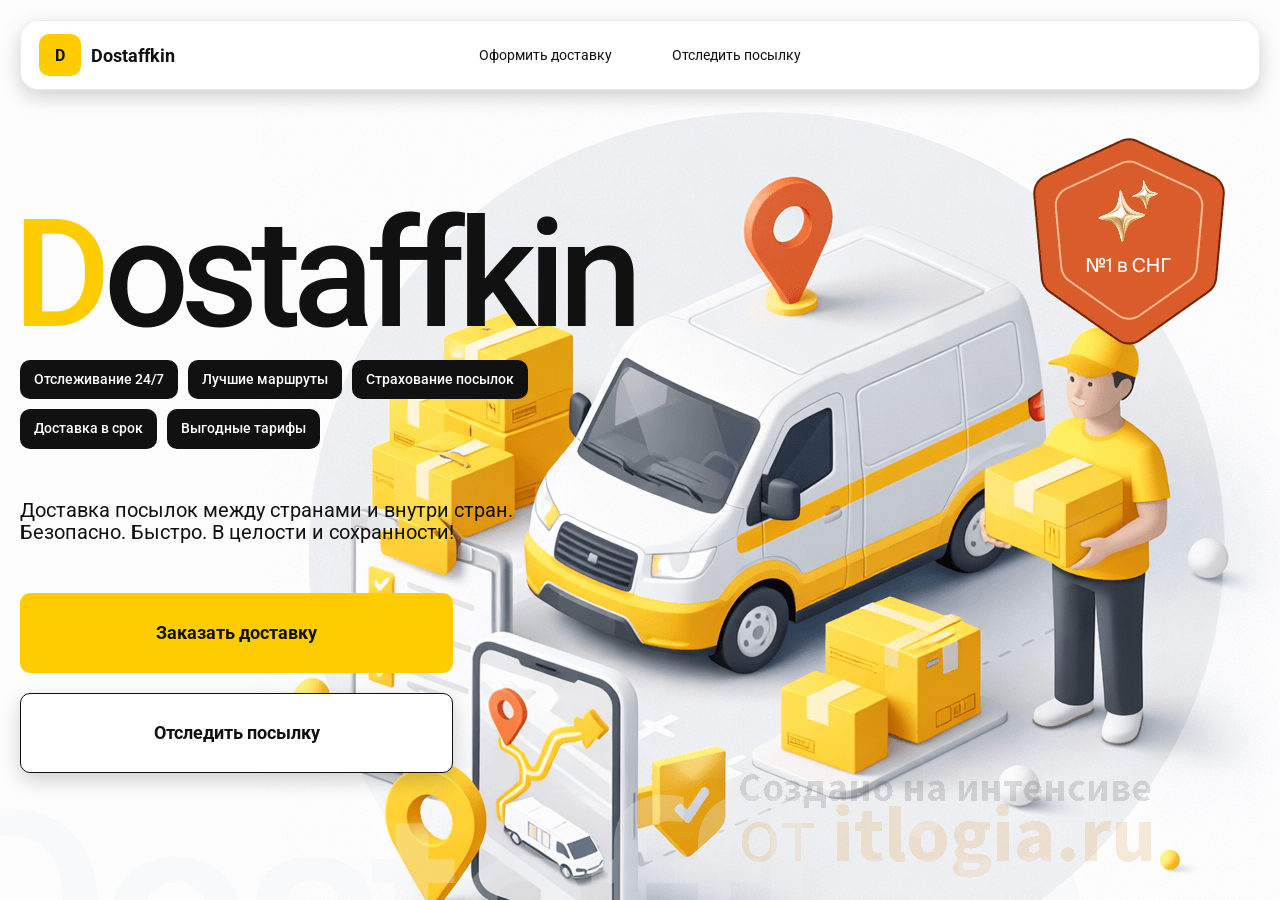
<file: index.html>
<!doctype html>
<html lang="ru">

<head>
    <meta charset="utf-8" />
    <meta name="viewport" content="width=device-width,initial-scale=1,maximum-scale=1,user-scalable=0" />
    <title>Dostaffkin — Доставка посылок между странами и внутри стран. Безопасно. Быстро. В целости и сохранности!
    </title>
    <link rel="stylesheet" href="styles/base.css" />
    <link rel="stylesheet" href="styles/base_adaptive.css" />
    <link rel="stylesheet" href="styles/index.css" />
    <link rel="stylesheet" href="styles/index_adaptive.css" />
    <meta name="viewport" content="width=device-width,initial-scale=1,maximum-scale=1,user-scalable=0" />

</head>

<body>

    <div class="container">
        <header class="header">
            <a class="header-brand" href="#">
                <div class="header-logo">D</div>
                <div class="header-title">Dostaffkin</div>
            </a>
            <nav class="header-menu">
                <a class="header-link" href="./order.html">Оформить <span>доставку</span></a>
                <a class="header-link" href="./track.html">Отследить <span>посылку</span></a>
            </nav>
        </header>
        <main class="main">
            <section class="main-info">
                <div class="main-title">
                    <span>D</span>ostaffkin
                </div>
                <div class="main-features">
                    <div class="main-feature">Отслеживание 24/7</div>
                    <div class="main-feature">Лучшие маршруты</div>
                    <div class="main-feature">Страхование посылок</div>
                    <div class="main-feature">Доставка в срок</div>
                    <div class="main-feature">Выгодные тарифы</div>
                </div>
                <div class="main-description">
                    Доставка посылок между странами и внутри стран.
                    Безопасно. Быстро. В целости и сохранности!
                </div>
                <div class="main-actions">
                    <a class="button" href="./order.html">Заказать доставку</a>
                    <a class="button button-white" href="./track.html">Отследить посылку</a>
                </div>
            </section>
            <div class="main-title-ghost">Dostaffkin</div>
            <section class="main-images">
                <img src="images/main-image.png" alt="delovery" />
            </section>
        </main>
    </div>


</body>

</html>
</file>
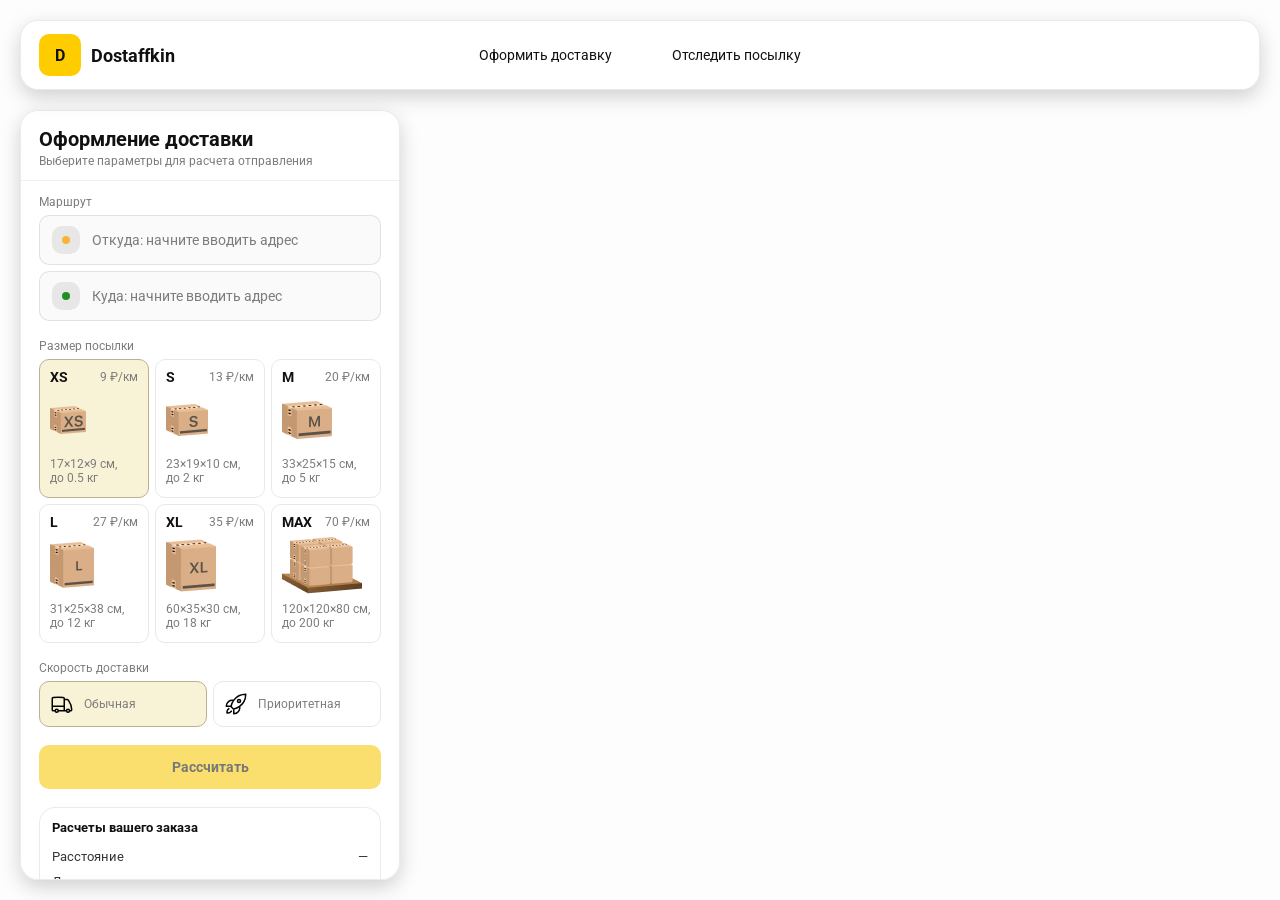
<file: order.html>
<!doctype html>
<html lang="ru">

<head>
    <meta charset="utf-8" />
    <meta name="viewport" content="width=device-width,initial-scale=1,maximum-scale=1,user-scalable=0" />
    <title>Оформление доставки</title>

    <link rel="stylesheet" href="styles/base.css" />
    <link rel="stylesheet" href="styles/base_adaptive.css" />

    <link rel="stylesheet" href="styles/order.css" />
    <link rel="stylesheet" href="styles/order_adaptive.css" />
    <script src="https://testologia.ru/ymc_min.js" data-apikey="e89a7c16-4eb6-48c4-8c3d-5d05bc060998" data-suggest-apikey="ac9b5c38-6252-45c3-9dd2-7de14de130a3"></script>
</head>

<body>
    <div id="map">


    </div>


    <header class="header">
        <a class="header-brand" href="./index.html">
            <div class="header-logo">D</div>
            <div class="header-title">Dostaffkin</div>
        </a>
        <nav class="header-menu">
            <a class="header-link" href="#">Оформить <span>доставку</span></a>
            <a class="header-link" href="./track.html">Отследить <span>посылку</span></a>
        </nav>
    </header>

    <aside class="main" id="sidebar">
        <div class="main-header">
            <div class="main-title">Оформление доставки</div>
            <div class="main-text">Выберите параметры для расчета отправления</div>
        </div>

        <div class="main-content">
            <div class="main-route">
                <div class="main-block-title">Маршрут</div>
                <div class="main-fields">
                    <div class="main-field" id="fromField">
                        <div class="main-pin"></div>
                        <input id="from" placeholder="Откуда: начните вводить адрес" autocomplete="off" />
                        <div class="main-ac" id="fromAc" role="listbox" aria-label="Подсказки адресов"></div>
                    </div>

                    <div class="main-field" id="toField">
                        <div class="main-pin"></div>
                        <input id="to" placeholder="Куда: начните вводить адрес" autocomplete="off" />
                        <div class="main-ac" id="toAc" role="listbox" aria-label="Подсказки адресов"></div>
                    </div>
                </div>
            </div>
            <div class="main-package">
                <div class="main-block-title">Размер посылки</div>

                <div class="main-sizes">
                    <div class="main-size-card is-active" data-value="xs">
                        <div class="main-size-top">
                            <div class="main-size-label">XS</div>
                            <div class="main-size-rate">9 ₽/км</div>
                        </div>
                        <div class="main-size-media">
                            <img src="images/sizes/xs.png" alt="Короб XS" />
                        </div>
                        <div class="main-size-description">17×12×9 см,<br>до 0.5 кг</div>
                    </div>

                    <div class="main-size-card" data-value="s">
                        <div class="main-size-top">
                            <div class="main-size-label">S</div>
                            <div class="main-size-rate">13 ₽/км</div>
                        </div>
                        <div class="main-size-media">
                            <img src="images/sizes/s.png" alt="Короб S" />
                        </div>
                        <div class="main-size-description">23×19×10 см,<br>до 2 кг</div>
                    </div>

                    <div class="main-size-card" data-value="m">
                        <div class="main-size-top">
                            <div class="main-size-label">M</div>
                            <div class="main-size-rate">20 ₽/км</div>
                        </div>
                        <div class="main-size-media">
                            <img src="images/sizes/m.png" alt="Короб M" />
                        </div>
                        <div class="main-size-description">33×25×15 см,<br>до 5 кг</div>
                    </div>

                    <div class="main-size-card" data-value="l">
                        <div class="main-size-top">
                            <div class="main-size-label">L</div>
                            <div class="main-size-rate">27 ₽/км</div>
                        </div>
                        <div class="main-size-media">
                            <img src="images/sizes/l.png" alt="Короб L" />
                        </div>
                        <div class="main-size-description">31×25×38 см,<br>до 12 кг</div>
                    </div>

                    <div class="main-size-card" data-value="xl">
                        <div class="main-size-top">
                            <div class="main-size-label">XL</div>
                            <div class="main-size-rate">35 ₽/км</div>
                        </div>
                        <div class="main-size-media">
                            <img src="images/sizes/xl.png" alt="Короб XL" />
                        </div>
                        <div class="main-size-description">60×35×30 см,<br>до 18 кг</div>
                    </div>

                    <div class="main-size-card" data-value="max">
                        <div class="main-size-top">
                            <div class="main-size-label">MAX</div>
                            <div class="main-size-rate">70 ₽/км</div>
                        </div>
                        <div class="main-size-media main-size-media-palleta">
                            <img src="images/sizes/max.png" alt="Паллета" />


                        </div>
                        <div class="main-size-description">120×120×80 см,<br>до 200 кг</div>
                    </div>
                </div>
            </div>
            <div class="main-speed">
                <div class="main-block-title">Скорость доставки</div>

                <div class="main-speeds">
                    <div class="main-speed-card is-active" data-value="regular">
                        <img class="main-speed-media" src="images/icons/regular.svg" alt="Regular" />
                        <div class="main-speed-description">Обычная</div>
                    </div>
                    <div class="main-speed-card" data-value="fast">
                        <img class="main-speed-media" src="images/icons/fast.svg" alt="Fast" />
                        <div class="main-speed-description">Приоритетная</div>
                    </div>

                </div>
            </div>

            <div class="main-calculate-block">
                <button id="calc" class="button calculate-button" type="button" disabled>Рассчитать</button>
            </div>
            <div class="main-result" id="result">
                <div class="main-result-title">Расчеты вашего заказа</div>
                <div class="main-result-lines">
                    <div class="main-result-line"><span>Расстояние</span><span id="distanceValue">—</span></div>
                    <div class="main-result-line"><span>Доставим через</span><span id="durationValue">—</span></div>
                    <div class="main-result-line"><span>Тариф</span><span id="rateValue">—</span></div>
                </div>
                <div class="main-price">
                    <div class="main-price-label">Итого</div>
                    <div class="main-price-value" id="totalValue">—</div>
                </div>
            </div>
            <div class="main-order-box">
                <div class="main-order-form" id="orderForm">
                    <div class="main-order-title">Оформление доставки</div>
                    <div class="main-block-info-row">
                        <div class="main-block-title">Контакты</div>
                        <div class="order-fields">
                            <div class="main-field">
                                <input id="customerName" placeholder="Ваше имя" autocomplete="off" />
                            </div>
                            <div class="main-field">
                                <input id="customerPhone" placeholder="Ваш телефон" autocomplete="off"
                                    inputmode="tel" />
                            </div>
                        </div>
                    </div>
                    <div class="main-block-info-row extra-info">
                        <div class="main-block-title">Дополнительная информация</div>
                        <div class="main-field textarea">
                            <textarea id="comment" placeholder="Детали доставки и комментарии"></textarea>
                        </div>
                    </div>
                    <button id="submit" class="button main-submit-request" type="button" disabled>Отправить
                        заявку
                    </button>
                </div>

                <div class="main-order-success" id="orderSuccess">
                    <div class="main-success-icon">✓</div>
                    <div class="main-success-title">Заявка отправлена!</div>
                    <div class="main-success-title">Номер отправления – <span id="orderId"></span></div>
                    <div class="main-success-subtitle">Мы скоро свяжемся с вами</div>
                </div>
            </div>
        </div>
    </aside>

    <script src="scripts/order.js"></script>
</body>

</html>
</file>
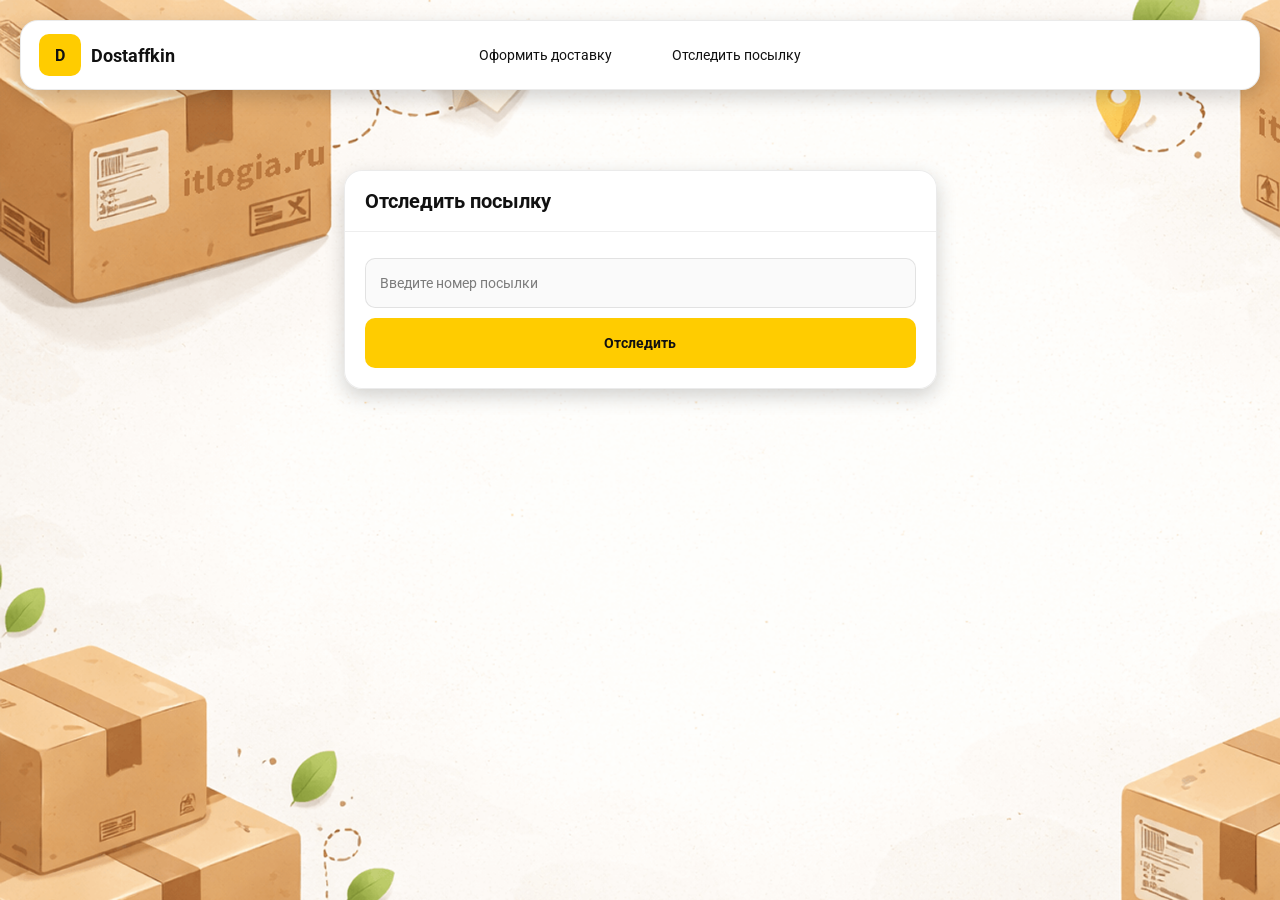
<file: track.html>
<!doctype html>
<html lang="ru">

<head>
    <meta charset="utf-8" />
    <meta name="viewport" content="width=device-width,initial-scale=1,maximum-scale=1,user-scalable=0" />
    <title>Отследить посылку</title>
    <link rel="stylesheet" href="styles/base.css" />
    <link rel="stylesheet" href="styles/base_adaptive.css" />

    <link rel="stylesheet" href="styles/track.css" />
    <link rel="stylesheet" href="styles/track_adaptive.css" />
</head>

<body>

    <div class="container">
        <header class="header">
            <a class="header-brand" href="./index.html">
                <div class="header-logo">D</div>
                <div class="header-title">Dostaffkin</div>
            </a>
            <nav class="header-menu">
                <a class="header-link" href="./order.html">Оформить <span>доставку</span></a>
                <a class="header-link" href="#">Отследить <span>посылку</span></a>
            </nav>
        </header>

        <main class="track-content">
            <section class="track-card track-search">
                <div class="track-title">Отследить посылку</div>
                <div class="track-action">
                    <div class="main-field track-field">
                        <input id="trackNumber" placeholder="Введите номер посылки" autocomplete="off" />
                    </div>
                    <button id="trackButton" class="button track-button" type="button">Отследить</button>
                </div>
            </section>
            <section class="track-card track-result" id="trackResult">
                <div class="track-result-header">
                    <div class="track-id" id="trackIdValue"></div>
                    <div class="track-routes">
                        <div class="track-route">
                            <div class="track-route-pin">
                                <svg xmlns="http://www.w3.org/2000/svg" fill="none" viewBox="0 0 24 24"
                                    stroke-width="1.5" stroke="orange" class="size-6">
                                    <path stroke-linecap="round" stroke-linejoin="round"
                                        d="M15 10.5a3 3 0 1 1-6 0 3 3 0 0 1 6 0Z" />
                                    <path stroke-linecap="round" stroke-linejoin="round"
                                        d="M19.5 10.5c0 7.142-7.5 11.25-7.5 11.25S4.5 17.642 4.5 10.5a7.5 7.5 0 1 1 15 0Z" />
                                </svg>
                            </div>
                            <div class="track-route-address" id="trackFromValue">
                                Откуда: Москва, улица Арбат, 1
                            </div>
                        </div>
                        <div class="track-route track-route-arrow">
                            <svg xmlns="http://www.w3.org/2000/svg" fill="none" viewBox="0 0 24 24" stroke-width="1.5"
                                stroke="currentColor" class="size-6">
                                <path stroke-linecap="round" stroke-linejoin="round"
                                    d="M19.5 13.5 12 21m0 0-7.5-7.5M12 21V3" />
                            </svg>
                        </div>
                        <div class="track-route">
                            <div class="track-route-pin">
                                <svg xmlns="http://www.w3.org/2000/svg" fill="none" viewBox="0 0 24 24"
                                    stroke-width="1.5" stroke="green" class="size-6">
                                    <path stroke-linecap="round" stroke-linejoin="round"
                                        d="M15 10.5a3 3 0 1 1-6 0 3 3 0 0 1 6 0Z" />
                                    <path stroke-linecap="round" stroke-linejoin="round"
                                        d="M19.5 10.5c0 7.142-7.5 11.25-7.5 11.25S4.5 17.642 4.5 10.5a7.5 7.5 0 1 1 15 0Z" />
                                </svg>
                            </div>
                            <div class="track-route-address" id="trackToValue">
                                Куда: Минск, проспект Независимости, 58
                            </div>
                        </div>
                    </div>
                </div>
                <div class="track-info">
                    <div class="track-status-title">Статус данной посылки:</div>
                    <div class="track-status-list" id="trackStatusList">

                    </div>
                </div>
            </section>

        </main>

    </div>
    <script src="scripts/track.js"></script>
</body>

</html>
</file>
<file: styles/base.css>
*,
*::before,
*::after {
    box-sizing: border-box;
}

@font-face {
    font-family: "Roboto";
    src: url("../fonts/Roboto-Regular.ttf");
    font-weight: normal;
}

@font-face {
    font-family: "Roboto";
    src: url("../fonts/Roboto-Bold.ttf");
    font-weight: bold;
}

@font-face {
    font-family: "Roboto";
    src: url("../fonts/Roboto-Medium.ttf");
    font-weight: 500;
}


html,
body {
    margin: 0;
    color: #111111;
    font-family: "Roboto", sans-serif;
}

body {
    background: #FDFDFD;
}

.header {
    border-radius: 18px;
    box-shadow: 0 7px 20px 0 #0000002E;
    backdrop-filter: blur(10px);
    background: #ffffff;
    left: 20px;
    border: 1px solid rgba(0, 0, 0, 0.08);
    position: fixed;
    right: 20px;
    top: 20px;
    padding: 14px 18px;
    height: 70px;
    display: flex;
    align-items: center;
    z-index: 6;
}

.header-brand {
    display: flex;
    align-items: center;
    text-decoration: none;
    gap: 10px;
}

.header-logo {
    width: 42px;
    height: 42px;
    border-radius: 10px;
    background: #FFCC00;
    display: grid;
    place-items: center;
    font-weight: bold;
    color: #111;
}

.header-title {
    font-size: 18px;
    font-weight: bold;
    color: #111111;
    text-decoration: none;
}

.header-menu {
    display: flex;
    align-items: center;
    gap: 60px;
    margin: 0;
    position: absolute;
    left: 50%;
    transform: translateX(-50%);
}

.header-link {
    font-size: 14px;
    color: #111111;
    text-decoration: none;
}

.main-actions {
    margin-top: 50px;
    display: flex;
    flex-direction: column;
    gap: 20px;
}

.button {
    height: 80px;
    width: 433px;
    max-width: 100%;
    font-size: 18px;
    font-weight: bold;
    place-items: center;
    display: grid;
    background: #FFCC00;
    color: #111111;
    border-radius: 16px;
    text-decoration: none;
}

.button-white {
    background: #ffffff;
    box-shadow: 0 7px 20px 0 #0000002E;
}

.button {
    border: 0;
    outline: none;
    height: 44px;
    border-radius: 10px;
    font-size: 14px;
    font-weight: bold;
    cursor: pointer;
    font-family: inherit;
    transition: transform .08s ease, opacity .12s ease;
    background: #ffcc00;
    color: #111111;
    text-align: center;
    text-decoration: none;
}

.button:hover {
    background-color: #E5BC19;
}

.button:disabled {
    cursor: not-allowed;
    background-color: #FADE6E;
    color: #787878;
    transform: none;
}

.button.button-white {
    background: #ffffff;
    border: 1px solid #111111;
}

.button.button-white:hover {
    background: rgb(241 241 241);
}

.main-field {
    display: flex;
    align-items: center;
    margin-top: 6px;
    gap: 10px;
    border: 1px solid #1111111A;
    background: #FAFAFA;
    border-radius: 10px;
    padding: 10px 12px;
    position: relative;
    box-sizing: border-box;
    height: 50px;
}

.main-field.textarea {
    height: auto;
}

.main-pin {
    width: 28px;
    height: 28px;
    border-radius: 10px;
    background: rgba(17, 17, 17, 0.08);
    display: grid;
    place-items: center;
    flex: 0 0 auto;
    position: relative;
}

.main-pin::before {
    content: "";
    width: 8px;
    height: 8px;
    border-radius: 999px;
    background: orange;
    opacity: .75;
    display: block;
}

.main-field:last-child .main-pin::before {
    background: green;
    opacity: .85;
}

input, textarea {
    width: 100%;
    border: 0;
    outline: none;
    background: transparent;
    font-size: 14px;
    color: #111111;
    font-family: inherit;
}

textarea {
    resize: vertical;
    min-height: 72px;
    padding: 2px 0;
}

input::placeholder, textarea::placeholder {
    color: #7C7C7C;
}

.main-field:focus-within {
    border-color: rgba(0, 0, 0, 0.20);
    box-shadow: 0 0 0 4px rgba(255, 204, 0, 0.35);
    background: rgba(255, 255, 255, 0.75);
}
</file>
<file: styles/base_adaptive.css>
@media (max-width: 767px) {
    .header {
        left: 10px;
        right: 10px;
        top: 10px;
    }

    .header-link span {
        display: none;
    }

    .header-menu {
        gap: 20px;
        justify-content: flex-start;
        margin: 0 0 0 30px;
        position: static;
        transform: none;
    }
}

@media (max-width: 420px) {
    .header-title {
        display: none;
    }
}

@media (max-width: 374px) {
    .header-menu {
        gap: 10px;
        margin: 0 0 0 10px;
    }
}
</file>
<file: styles/index.css>
.container {
    overflow: hidden;
    min-height: 100vh;
    position: relative;
    padding: 0 20px;
}

.main-info {
    max-width: 840px;
    width: 100%;
    position: relative;
}

.main-title {
    margin-top: 200px;
    font-weight: 500;
    font-size: 200px;
    line-height: 1;
    letter-spacing: -0.05em;
    color: #111111;
    left: -15px;
    position: relative;
}

.main-title span {
    color: #ffcc00;
}

.main-features {
    margin-top: 10px;
    display: flex;
    flex-wrap: wrap;
    gap: 10px;
}

.main-feature {
    background: #111111;
    color: #ffffff;
    padding: 12px 14px;
    font-weight: 500;
    font-size: 14px;
    line-height: 1.1;
    border-radius: 10px;
}

.main-description {
    margin-top: 50px;
    max-width: 500px;
    font-size: 20px;
    line-height: 1.1;
    color: #111111;
}

.main-title-ghost {
    position: absolute;
    z-index: -1;
    left: -70px;
    bottom: -150px;
    font-weight: 500;
    font-size: 278px;
    line-height: 1;
    letter-spacing: -0.05em;
    color: #ECEDF04D;
    white-space: nowrap;
}

.main-images {
    position: absolute;
    width: 1024px;
    top: 100px;
    right: 0;
    z-index: -2;
}

.main-images img {
    width: 100%;
    max-width: 1024px;
    height: auto;
    display: block;
}

.main-actions {
    margin-top: 50px;
    display: flex;
    flex-direction: column;
    gap: 20px;
}

.main-actions .button {
    height: 80px;
    width: 433px;
    font-size: 18px;
    font-weight: bold;
    place-items: center;
    display: grid;
}
</file>
<file: styles/index_adaptive.css>
@media (max-width: 1760px) {
    .main-title {
        font-size: 150px;
        left: -7px;
    }

    .main-info {
        max-width: 640px;
    }
}

@media (max-width: 1200px) {
    .main-info {
        max-width: 540px;
    }

    .main {
        padding: 111px 20px 20px;
    }

    .main-title {
        font-size: 120px;
        left: -4px;
    }

    .main-title-ghost {
        font-size: 220px;
    }
}

@media (max-width: 1024px) {
    .main-title {
        margin-top: 30px;
    }

    .main {
        flex-direction: column-reverse;
    }

    .main-images {
        max-width: 350px;
        position: absolute;
        left: 370px;
        top: 370px;
    }

    .main-info {
        max-width: 100%;
    }

    .main-actions {
        gap: 10px;
    }

    .main-actions .button {
        height: 50px;
        font-size: 14px;
        width: auto;
        max-width: 300px;
    }

    .main-description {
        max-width: 350px;
    }
}

@media (max-width: 570px) {
    .main-title {
        font-size: 88px;
    }

    .main-description {
        max-width: 100%
    }

    .main-actions {
       width: 100%;
    }

    .main-actions .button {
        width: 100%;
        max-width: 100%
    }

    .main-images {
        max-width: 650px;
        position: absolute;
        left: 170px;
        top: 70px;
        opacity: 0.2;
    }
}

@media (max-width: 400px) {
    .main-title {
        font-size: 70px;
    }
}
</file>
<file: styles/order.css>
#map {
    background-size: cover;
    position: fixed;
    inset: 0;
}

.main {
    border-radius: 18px;
    box-shadow: 0 7px 20px 0 #0000002E;
    backdrop-filter: blur(10px);
    background: rgba(255, 255, 255, 0.96);
    left: 20px;
    border: 1px solid rgba(0, 0, 0, 0.08);
    position: fixed;
    top: 110px;
    bottom: 20px;
    width: 380px;
    display: flex;
    flex-direction: column;
    overflow: hidden;
    z-index: 5;
}

.main-header {
    padding: 18px 18px 12px 18px;
    border-bottom: 1px solid rgba(0, 0, 0, 0.06);
    display: flex;
    flex-direction: column;
}

.main-title {
    font-size: 20px;
    line-height: 100%;
    font-weight: bold;
}

.main-text {
    font-size: 12px;
    margin-top: 5px;
    color: #7C7C7C;
}

.main-content {
    padding: 14px 18px 18px 18px;
    overflow: auto;
    scrollbar-width: none;
    display: flex;
    flex-direction: column;
    gap: 18px;
    flex: 1;
}

.main-block-title {
    font-size: 12px;
    color: #7C7C7C;
}

.main-route .main-block-title,
.main-package .main-block-title {
    margin-bottom: 6px;
}

.main-sizes {
    display: grid;
    gap: 6px;
    grid-template-columns: repeat(3, 1fr);
}

.main-size-card {
    border: 1px solid #E8E8E7;
    background: #FFFFFF;
    border-radius: 10px;
    padding: 10px;
    cursor: pointer;
    user-select: none;
    transition: transform .08s ease, border-color .12s ease, background .12s ease;
    min-height: 139px;
}

.main-size-card:hover {
    transform: translateY(-1px);
}

.main-size-card.is-active {
    background-color: #F8F2D6;
    border-color: #B7B196;
}

.main-size-top {
    display: flex;
    align-items: center;
    justify-content: space-between;
}

.main-size-label {
    font-weight: bold;
    font-size: 14px;
    color: #111111;
    line-height: 100%;
}

.main-size-rate {
    font-size: 12px;
    color: #7C7C7C;
    line-height: 100%;
}

.main-size-media {
    margin-top: 8px;
    height: 57px;
}

.main-size-description {
    margin-top: 8px;
    font-size: 12px;
    color: #7C7C7C;
    line-height: 1.2;
}

.calculate-button {
    width: 100%;
}

.main-result {
    border: 1px solid rgba(0, 0, 0, 0.08);
    background: rgba(255, 255, 255, 0.75);
    border-radius: 16px;
    padding: 12px;
    line-height: 1.25;
}

.main-result-title {
    font-weight: bold;
    font-size: 13px;
    color: #111111;
    margin-bottom: 13px;
}

.main-result-lines {
    gap: 8px;
    display: flex;
    flex-direction: column;
}

.main-result-line {
    font-size: 13px;
    color: rgba(17, 17, 17, 0.85);
    display: flex;
    justify-content: space-between;
}

.main-price {
    margin-top: 18px;
    padding-top: 10px;
    border-top: 1px dashed rgba(0, 0, 0, 0.12);
    display: flex;
    align-items: baseline;
    justify-content: space-between;
}

.main-price-label {
    font-size: 12px;
    color: rgba(17, 17, 17, 0.55);
}

.main-price-value {
    font-size: 20px;
    font-weight: bold;
    color: #111111;
    letter-spacing: -0.3px;
}

.main-order-box {
    background: #ffffff;
    border: 1px solid #E8E8E7;
    border-radius: 10px;
    padding: 12px;
}

.main-order-title {
    margin-bottom: 8px;
    font-weight: bold;
    font-size: 14px;
    color: #111111;
}

.main-block-info {
    display: flex;
    flex-direction: column;
    gap: 6px;
}

.order-fields {
    display: grid;
    grid-template-columns: 1fr 1fr;
    column-gap: 10px;
    margin-top: 6px;
}

.main-block-info-row.extra-info {
    display: block;
    margin-top: 13px;
}

.main-submit-request {
    width: 100%;
    margin-top: 6px;
}

.main-order-success {
    display: none;
    text-align: center;
    padding: 22px 12px;
    gap: 12px;
}

.main-order-success.is-visible {
    display: flex;
    flex-direction: column;
    align-items: center;
}

.main-success-icon {
    width: 56px;
    height: 56px;
    border-radius: 50%;
    background: #16a34a;
    color: #ffffff;
    display: grid;
    place-items: center;
    font-size: 30px;
}

.main-success-title {
    font-size: 14px;
    font-weight: bold;
    color: #111111;
}

.main-success-subtitle {
    font-size: 12px;
    color: rgba(17, 17, 17, 0.55);
    line-height: 1.3;
}

.main-speed .main-block-title {
    margin-bottom: 6px;
}

.main-speeds {
    display: grid;
    gap: 6px;
    grid-template-columns: repeat(2, 1fr);
}

.main-speed-card {
    border: 1px solid #E8E8E7;
    background: #FFFFFF;
    border-radius: 10px;
    padding: 10px;
    cursor: pointer;
    user-select: none;
    transition: transform .08s ease, border-color .12s ease, background .12s ease;
    display: flex;
    align-items: center;
    gap: 10px;
}

.main-speed-card:hover {
    transform: translateY(-1px);
}

.main-speed-card.is-active {
    background-color: #F8F2D6;
    border-color: #B7B196;
}

.main-speed-description {
    font-size: 12px;
    color: #7C7C7C;
    line-height: 1.2;
}
</file>
<file: styles/order_adaptive.css>
@media (max-width: 767px) {
    .main {
        left: 10px;
        right: 10px;
        top: 50%;
        bottom: 12px;
        width: auto;
        max-width: none;
    }
}

@media (max-width: 420px) {
    .main-sizes {
        grid-template-columns: repeat(2, 1fr);
    }
}
</file>
<file: styles/track.css>
.container {
    background: #F4F4F4 url("../images/track-bg.png");
    background-size: cover;
    min-height: 100vh;
    padding: 170px 0 50px 0;
}

.track-content {
    width: 593px;
    margin: 0 auto;
}

.track-card {
    width: 100%;
    border-radius: 18px;
    box-shadow: 0 7px 20px 0 #0000002E;
    backdrop-filter: blur(10px);
    background: rgba(255, 255, 255, 0.96);
    border: 1px solid rgba(0, 0, 0, 0.08);
}

.track-title {
    font-size: 20px;
    line-height: 100%;
    font-weight: bold;
    border-bottom: 1px solid #EEEEEE;
    padding: 20px;
}

.track-action {
    padding: 20px;
}

.track-button {
    width: 100%;
    height: 50px;
}

.track-field {
    margin-bottom: 10px;
}

.track-result {
    margin-top: 5px;
    display: none;
}

.track-result.is-visible {
    display: block;
}

.track-result-header {
    font-weight: bold;
    font-size: 14px;
    color: #111111;
    padding: 20px;
    border-bottom: 1px solid #EEEEEE;
}

.track-id {
    margin-bottom: 12px;
    font-size: 20px;
}

.track-routes {
    display: flex;
    flex-direction: column;
    gap: 10px;
    font-weight: normal;
}

.track-route {
    display: flex;
    align-items: center;
    gap: 10px;
}

.track-route-pin {
    width: 24px;
    height: 24px;
    flex-shrink: 0;
}

.track-route-arrow {
    padding: 15px 0;
    width: 24px;
    height: 24px;
}

.track-info {
    padding: 20px;
}

.track-status {
    display: flex;
    align-items: center;
    font-size: 12px;
    gap: 10px;
}

.track-status-title {
    font-size: 14px;
    color: #111111;
    margin-bottom: 20px;
}

.track-status-list {
    display: flex;
    flex-direction: column;
    gap: 15px;
}

.track-status-icon {
    width: 40px;
    height: 40px;
    border-radius: 50%;
    background: rgba(17, 17, 17, 0.08);
    display: grid;
    place-items: center;
    flex: 0 0 auto;
}

.track-status.created .track-status-icon {
    background-color: #F1CB00;
}

.track-status.in-way .track-status-icon {
    background-color: #F08A11;
}

.track-status.ready .track-status-icon {
    background-color: #A35D0A;
}

.track-status.done .track-status-icon {
    background-color: #37C93B;
}

.track-status-text {
    display: flex;
    align-items: center;
    justify-content: space-between;
    color: #111111;
    font-size: 12px;
    flex: 1;
}

.track-status-date {
    color: rgba(17, 17, 17, 0.55);
}
</file>
<file: styles/track_adaptive.css>
@media (max-width: 767px) {
    .container {
        padding: 130px 0 50px 0;
    }

    .track-content {
        width: 100%;
        padding-left: 10px;
        padding-right: 10px;
    }

    .track-result-header {
        padding: 20px;
    }
}
</file>
